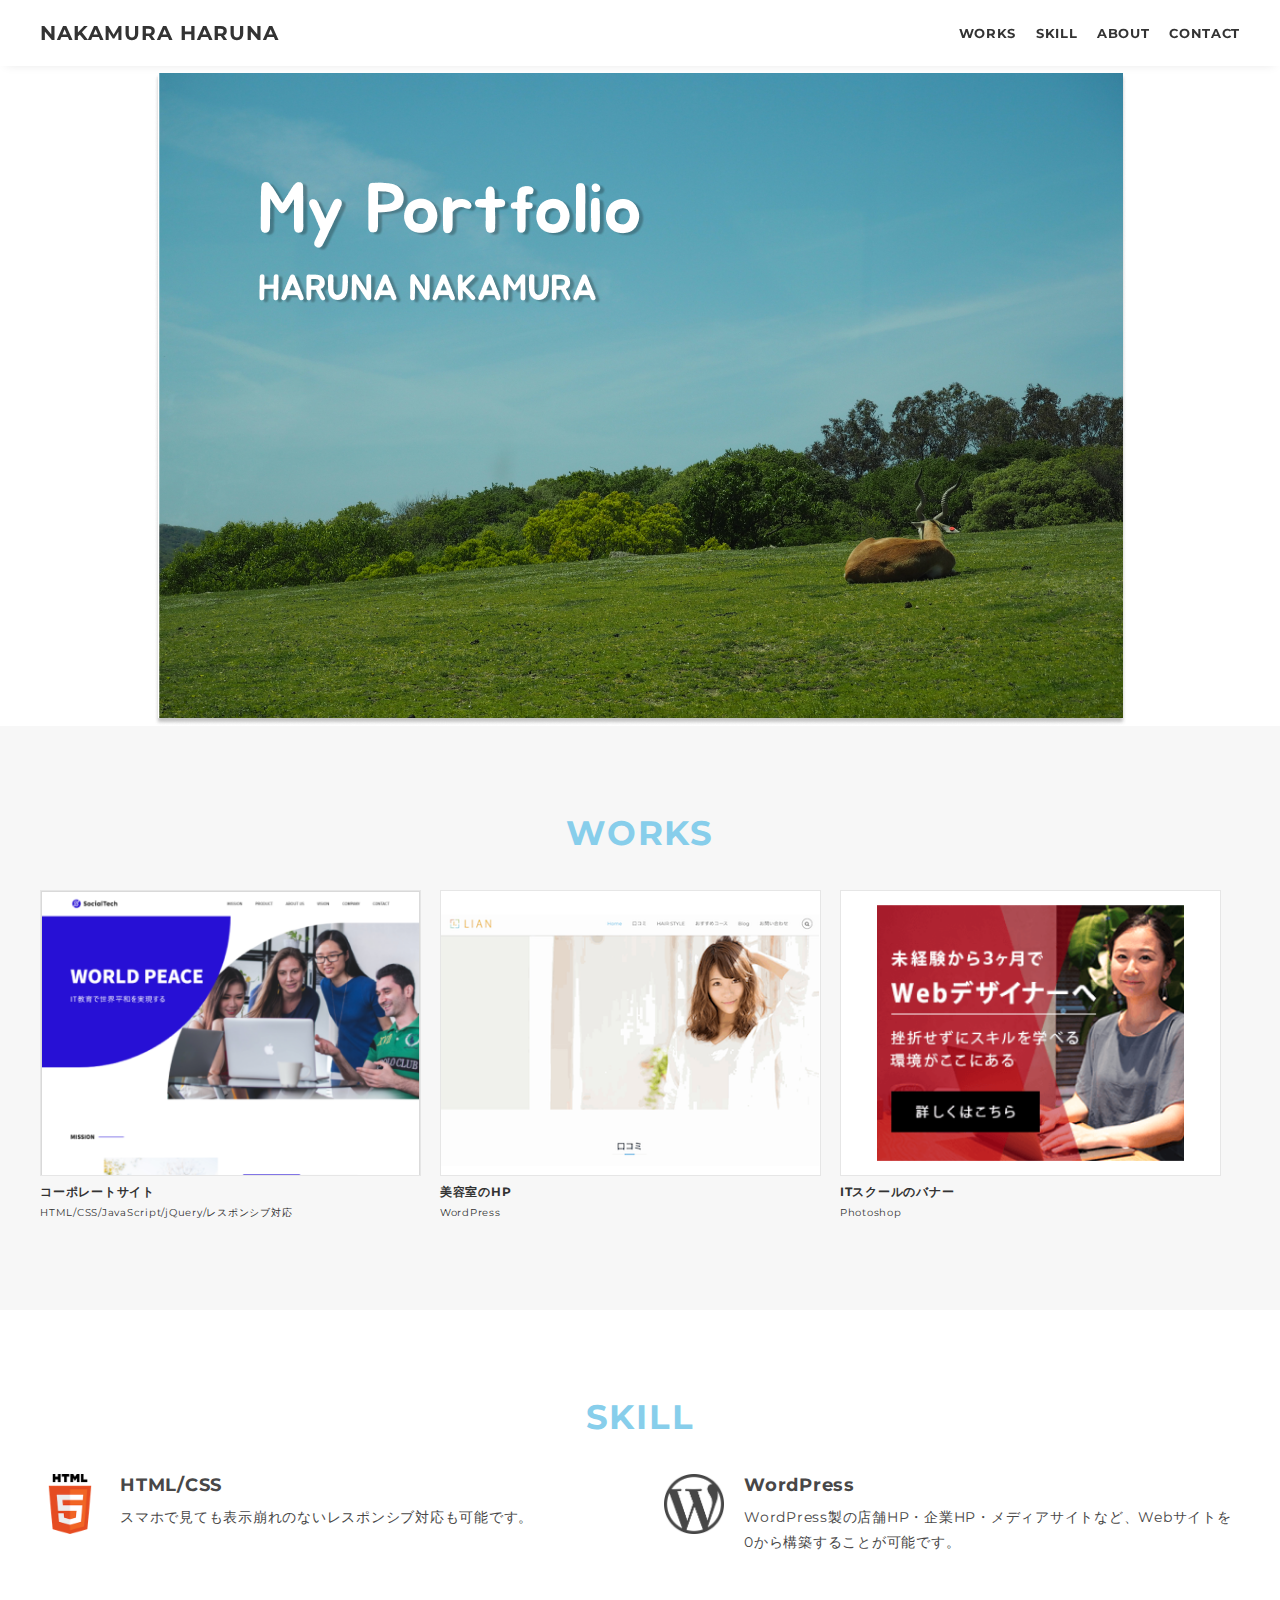
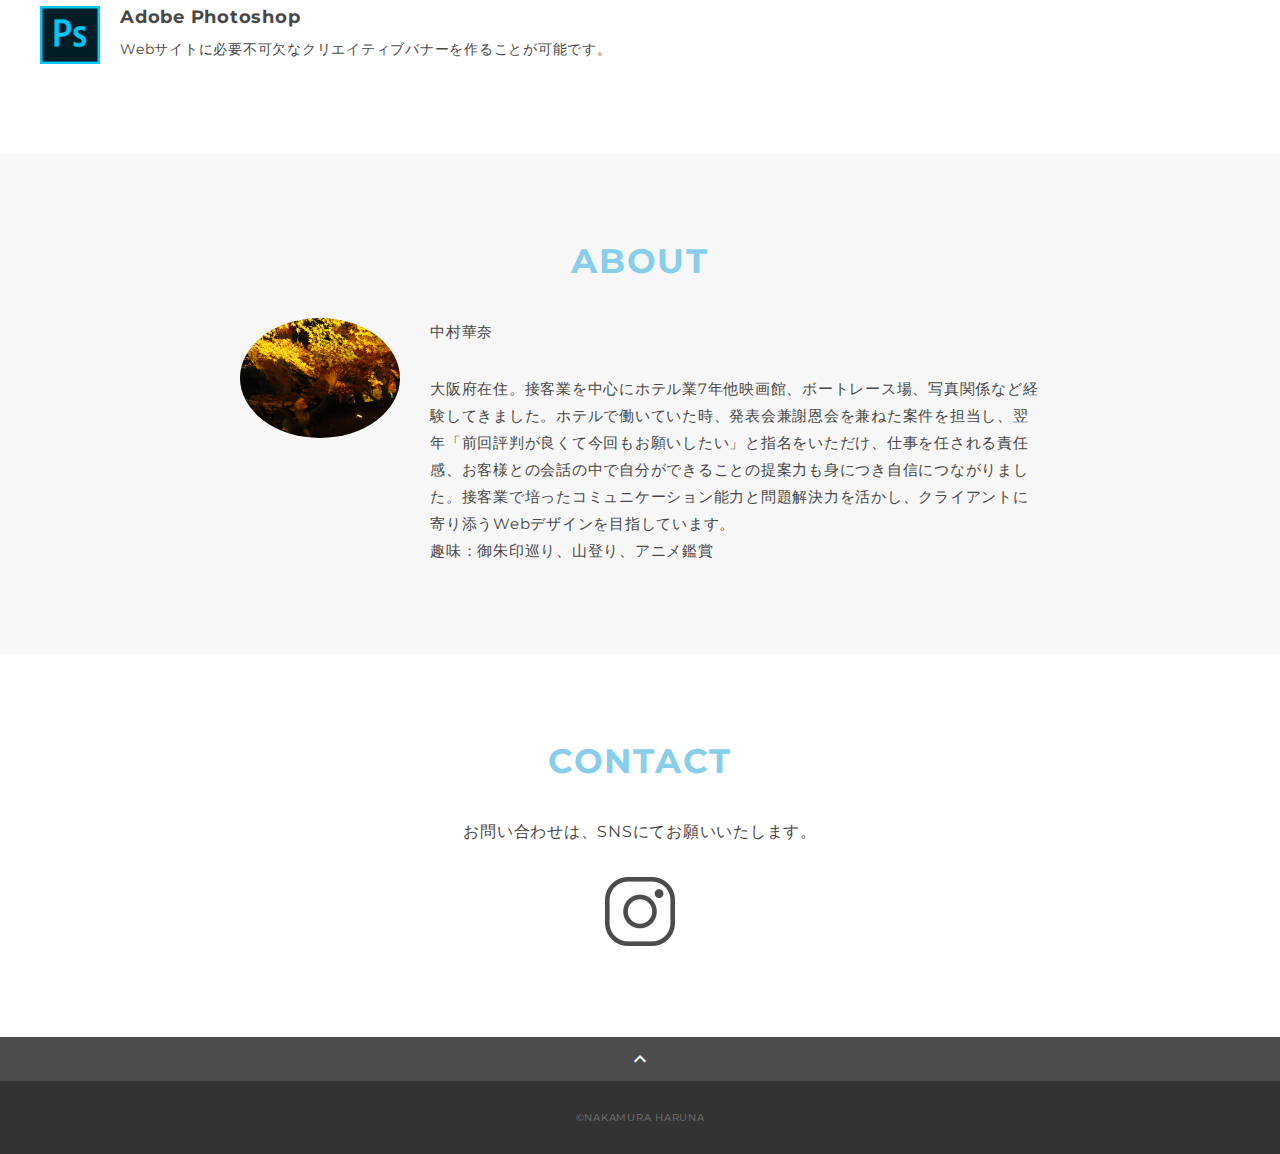
<file: index.html>
<!DOCTYPE html>
<html>
<head>
  <meta charset="utf-8">
  <meta name="viewport" content="width=device-width, initial-scale=1.0, maximum-scale=1.0, minimum-scale=1.0">
  <title>SAMURAI ポートフォリオ</title>
  <link rel="preconnect" href="https://fonts.gstatic.com">
  <link href="https://fonts.googleapis.com/css2?family=Montserrat:wght@400;700&display=swap" rel="stylesheet">
  <link href="https://fonts.googleapis.com/css?family=Material+Icons+Outlined" rel="stylesheet">
  <link href="css/ress.css" media="all" rel="stylesheet" type="text/css" />
  <link href="css/style.css" media="all" rel="stylesheet" type="text/css" />
</head>

<body>
  <div class="wrapper">

    <!-- header -->
    <header class="header ">
      <div class="container">
        <h1 class="header-logo">
          <a href="#">NAKAMURA HARUNA</a>
        </h1>
        <nav class="gnav">
          <ul class="gnav-list">
            <li class="gnav-item"><a href="#works">WORKS</a></li>
            <li class="gnav-item"><a href="#skill">SKILL</a></li>
            <li class="gnav-item"><a href="#about">ABOUT</a></li>
            <li class="gnav-item"><a href="#contact">CONTACT</a></li>
          </ul>
        </nav>
      </div>
    </header>
    <!-- /header -->

    <main class="content">

      <!-- mv -->
      <div class="mv">
        <div class="mv-container">
          <img src="img/main.png" alt="マイポートフォリオイメージ">
        </div>
      </div>
      <!-- /mv -->

      <!-- works -->
      <section class="works section" id="works">
        <div class="container">
          <h2 class="title">WORKS</h2>
          <div class="works-list">
            <a class="works-item" href="works-1.html">
              <div class="works-img"><img src="img/works/html1.png" alt="html1" /></div>
              <p class="works-name">コーポレートサイト</p>
              <p class="works-info">HTML/CSS/JavaScript/jQuery/レスポンシブ対応</p>
            </a>
            <!-- <a class="works-item" href="works-2.html">
              <div class="works-img"><img src="img/works/html2.png" alt="html2" /></div>
              <p class="works-name">プロフィールサイト</p>
              <p class="works-info">HTML/CSS</p>
            </a> -->
            <a class="works-item" href="works-3.html">
              <div class="works-img"><img src="img/works/wordpress1.png" alt="WordPress" /></div>
              <p class="works-name">美容室のHP</p>
              <p class="works-info">WordPress</p>
            </a>
            <a class="works-item" href="works-4.html">
              <div class="works-img"><img src="img/works/photoshop.png" alt="Photoshop" /></div>
              <p class="works-name">ITスクールのバナー</p>
              <p class="works-info">Photoshop</p>
            </a>
            <!-- <a class="works-item" href="works-5.html">
              <div class="works-img"><img src="img/works/xd.png" alt="AdobeXD" /></div>
              <p class="works-name">ITスクールのLP</p>
              <p class="works-info">AdobeXD</p>
            </a>
            <a class="works-item" href="works-6.html">
              <div class="works-img"><img src="img/works/wordpress2.png" alt="WordPress2" /></div>
              <p class="works-name">大学のHP</p>
              <p class="works-info">WordPress/PHP</p>
            </a> -->
          </div>
        </div>
      </section>
      <!-- /works -->

      <!-- skill -->
      <section class="skill section" id="skill">
        <div class="container">
          <h2 class="title">SKILL</h2>
          <div class="skill-list">
            <div class="skill-item">
              <p class="skill-img"><img src="img/skills/html.png" alt="html"></p>
              <div class="skill-body">
                <h3 class="skill-name">HTML/CSS</h3>
                <p class="skill-text">
                  スマホで見ても表示崩れのないレスポンシブ対応も可能です。</p>
              </div>
            </div>
            <div class="skill-item">
              <p class="skill-img"><img src="img/skills/wordpress.png" alt="wordpress"></p>
              <div class="skill-body">
                <h3 class="skill-name">WordPress</h3>
                <p class="skill-text">
                  WordPress製の店舗HP・企業HP・メディアサイトなど、Webサイトを0から構築することが可能です。</p>
              </div>
            </div>
            <!-- <div class="skill-item">
              <p class="skill-img"><img src="img/skills/js.png" alt="javascript"></p>
              <div class="skill-body">
                <h3 class="skill-name">JavaScript</h3>
                <p class="skill-text">
                  お問い合わせフォームや自動スクロールなど動きのあるWebサイトを作る事が可能です。</p>
              </div>
            </div> -->
            <div class="skill-item">
              <p class="skill-img"><img src="img/skills/photoshop.png" alt="photoshop"></p>
              <div class="skill-body">
                <h3 class="skill-name">Adobe Photoshop</h3>
                <p class="skill-text">
                  Webサイトに必要不可欠なクリエイティブバナーを作ることが可能です。</p>
              </div>
            </div>
            <!-- <div class="skill-item">
              <p class="skill-img"><img src="img/skills/jquery.png" alt="jquery"></p>
              <div class="skill-body">
                <h3 class="skill-name">jQuery</h3>
                <p class="skill-text">
                  Webサイトにフェードイン・フェードアウトなどリッチな動きをつけることが可能です。</p>
              </div>
            </div> -->
            <!-- <div class="skill-item">
              <p class="skill-img"><img src="img/skills/xd.png" alt="adobexd"></p>
              <div class="skill-body">
                <h3 class="skill-name">Adobe XD</h3>
                <p class="skill-text">
                  Webサイトのデザインやワイヤーフレームを作ることが可能です。</p>
              </div>
            </div> -->
          </div>
        </div>
      </section>
      <!-- /skill -->

      <!-- about -->
      <section class="about section" id="about">
        <div class="container">
          <h2 class="title">ABOUT</h2>
          <div class="profile">
            <p class="profile-img">
              <img src="img/about.jpeg" alt="about">
            </p>
            <div class="profile-body">
              <p>
                中村華奈
              </p>
              <p>
                大阪府在住。接客業を中心にホテル業7年他映画館、ボートレース場、写真関係など経験してきました。ホテルで働いていた時、発表会兼謝恩会を兼ねた案件を担当し、翌年「前回評判が良くて今回もお願いしたい」と指名をいただけ、仕事を任される責任感、お客様との会話の中で自分ができることの提案力も身につき自信につながりました。接客業で培ったコミュニケーション能力と問題解決力を活かし、クライアントに寄り添うWebデザインを目指しています。<br>趣味：御朱印巡り、山登り、アニメ鑑賞
              </p>
              
            </div>
          </div>
        </div>
      </section>
      <!-- /about -->

      <!-- contact -->
      <section class="contact section" id="contact">
        <div class="container">
          <h2 class="title">CONTACT</h2>
          <p class="lead">
            お問い合わせは、<br class="sp-only">SNSにてお願いいたします。
          </p>
          <div class="contact-list">
            <a href="https://www.instagram.com/ohana.maru0870/" target="_blank">
              <img src="img/icon_instagram.gif" alt="Instagram">
            </a>
            <!-- <a href="http://facebook.com/" target="_blank">
              <img src="img/icon_facebook.gif" alt="Facebook">
            </a> -->
          </div>
        </div>
      </section>
      <!-- /contact -->
      <div class="page-top" id="js-page-top">
        <span class="material-icons-outlined">expand_less</span>
      </div>
    </main>

    <!-- footer -->
    <footer class="footer">
      <div class="copyright">&copy;NAKAMURA HARUNA</div>
    </footer>
    <!-- /footer -->

  </div>
  <script src="https://ajax.googleapis.com/ajax/libs/jquery/3.6.0/jquery.min.js"></script>
  <script type='text/javascript' src="js/script.js"></script>
</body>
</html>
</file>
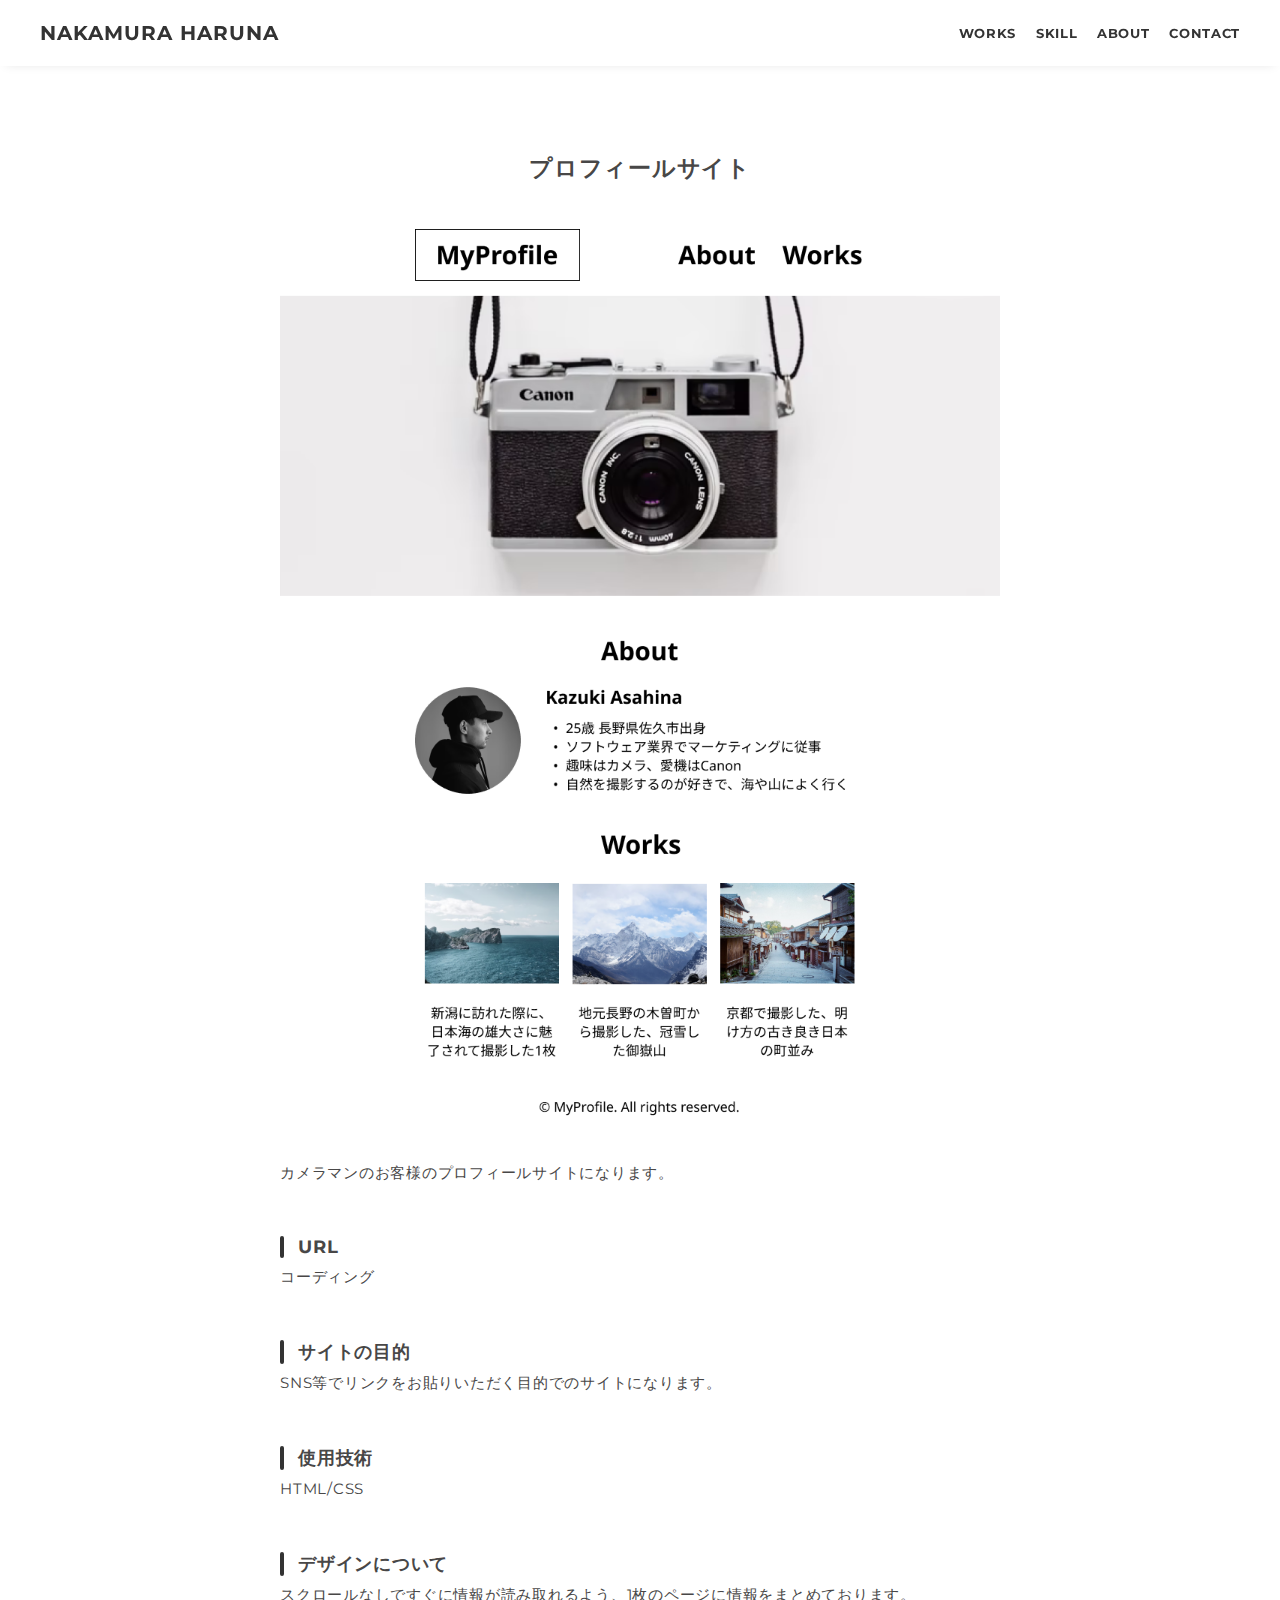
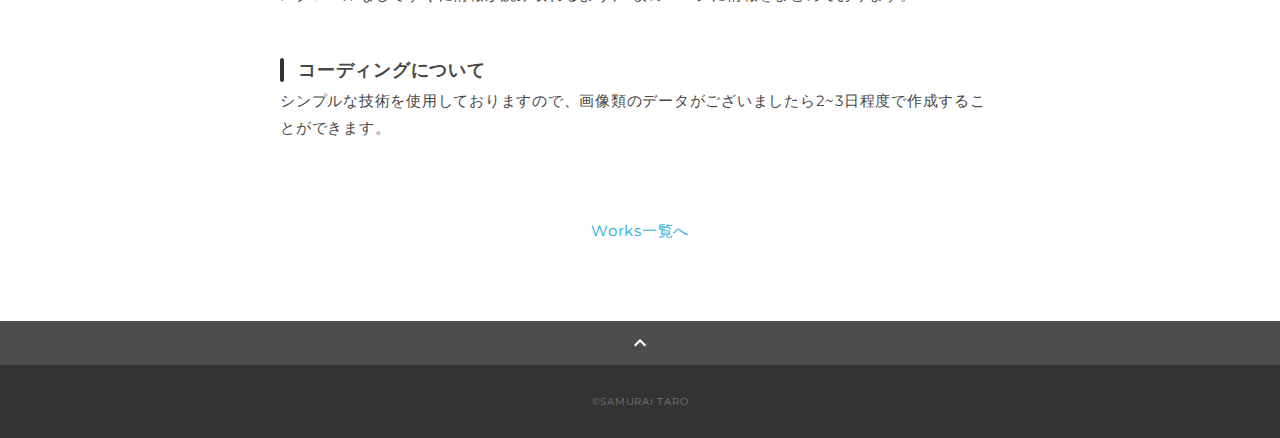
<file: works-2.html>
<!DOCTYPE html>
<html>
<head>
  <meta charset="utf-8">
  <meta name="viewport" content="width=device-width, initial-scale=1.0, maximum-scale=1.0, minimum-scale=1.0">
  <title>SAMURAI ポートフォリオ</title>
  <link rel="preconnect" href="https://fonts.gstatic.com">
  <link href="https://fonts.googleapis.com/css2?family=Montserrat:wght@400;700&display=swap" rel="stylesheet">
  <link href="https://fonts.googleapis.com/css?family=Material+Icons+Outlined" rel="stylesheet">
  <link href="css/ress.css" media="all" rel="stylesheet" type="text/css" />
  <link href="css/style.css" media="all" rel="stylesheet" type="text/css" />
</head>

<body>
  <div class="wrapper">

    <!-- header -->
    <header class="header ">
      <div class="container">
        <h1 class="header-logo">
          <a href="index.html">NAKAMURA HARUNA</a>
        </h1>
        <nav class="gnav">
          <ul class="gnav-list">
            <li class="gnav-item"><a href="index.html#works">WORKS</a></li>
            <li class="gnav-item"><a href="index.html#skill">SKILL</a></li>
            <li class="gnav-item"><a href="index.html#about">ABOUT</a></li>
            <li class="gnav-item"><a href="index.html#contact">CONTACT</a></li>
          </ul>
        </nav>
      </div>
    </header>
    <!-- /header -->

    <main class="content">

      <article class="article">
        <div class="article-container">
          <h2 class="article-title">プロフィールサイト</h2>
          <div class="article-body">
            <p>
              <img src="img/works-detail/works-2_pc.png" alt="">
            </p>
            <p>
              カメラマンのお客様のプロフィールサイトになります。
            </p>
            <h3>URL</h3>
            <!-- <p><a href="" target="_blank" rel="noopener">ここにURLを入れてください。</a></p>
            <h3>担当</h3> -->
            <p>コーディング</p>
            <h3>サイトの目的</h3>
            <p>SNS等でリンクをお貼りいただく目的でのサイトになります。</p>
            <h3>使用技術</h3>
            <p>HTML/CSS</p>
            <h3>デザインについて</h3>
            <p>
              スクロールなしですぐに情報が読み取れるよう、1枚のページに情報をまとめております。
            </p>
            <h3>コーディングについて</h3>
            <p>
              シンプルな技術を使用しておりますので、画像類のデータがございましたら2~3日程度で作成することができます。
            </p>
          </div>
          <div class="home-link">
            <a href="index.html#works">Works一覧へ</a>
          </div>
        </div>
      </article>

      <div class="page-top" id="js-page-top">
        <span class="material-icons-outlined">expand_less</span>
      </div>
    </main>

    <!-- footer -->
    <footer class="footer">
      <div class="copyright">&copy;SAMURAI TARO</div>
    </footer>
    <!-- /footer -->

  </div>
  <script src="https://ajax.googleapis.com/ajax/libs/jquery/3.6.0/jquery.min.js"></script>
  <script type='text/javascript' src="js/script.js"></script>
</body>
</html>
</file>
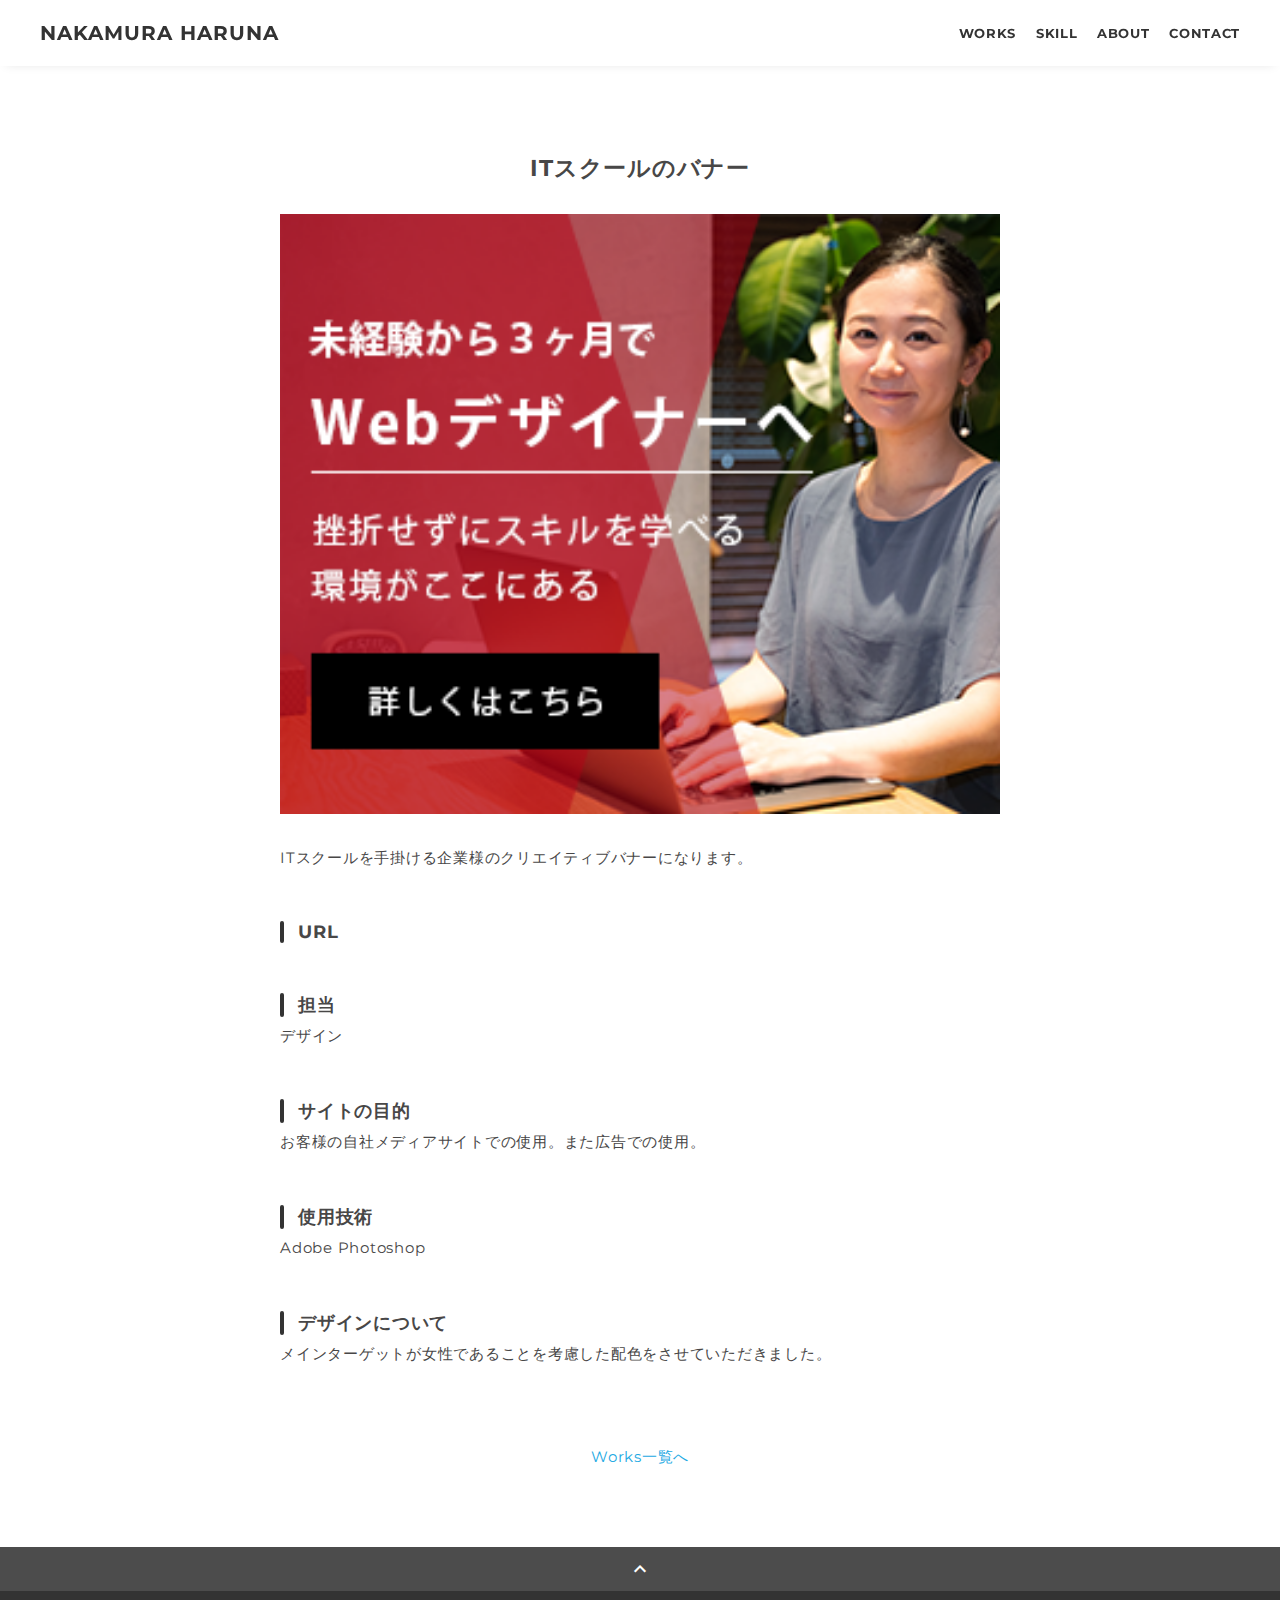
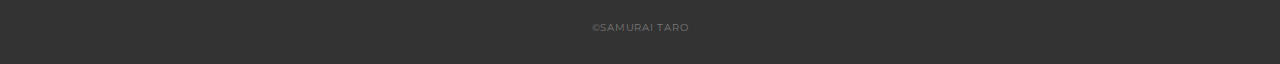
<file: works-4.html>
<!DOCTYPE html>
<html>
<head>
  <meta charset="utf-8">
  <meta name="viewport" content="width=device-width, initial-scale=1.0, maximum-scale=1.0, minimum-scale=1.0">
  <title>SAMURAI ポートフォリオ</title>
  <link rel="preconnect" href="https://fonts.gstatic.com">
  <link href="https://fonts.googleapis.com/css2?family=Montserrat:wght@400;700&display=swap" rel="stylesheet">
  <link href="https://fonts.googleapis.com/css?family=Material+Icons+Outlined" rel="stylesheet">
  <link href="css/ress.css" media="all" rel="stylesheet" type="text/css" />
  <link href="css/style.css" media="all" rel="stylesheet" type="text/css" />
</head>

<body>
  <div class="wrapper">

    <!-- header -->
    <header class="header ">
      <div class="container">
        <h1 class="header-logo">
          <a href="index.html">NAKAMURA HARUNA</a>
        </h1>
        <nav class="gnav">
          <ul class="gnav-list">
            <li class="gnav-item"><a href="index.html#works">WORKS</a></li>
            <li class="gnav-item"><a href="index.html#skill">SKILL</a></li>
            <li class="gnav-item"><a href="index.html#about">ABOUT</a></li>
            <li class="gnav-item"><a href="index.html#contact">CONTACT</a></li>
          </ul>
        </nav>
      </div>
    </header>
    <!-- /header -->

    <main class="content">

      <article class="article">
        <div class="article-container">
          <h2 class="article-title">ITスクールのバナー</h2>
          <div class="article-body">
            <p style="text-align: center;">
              <img src="img/works-detail/works-4.png" alt="">
            </p>
            <p>
              ITスクールを手掛ける企業様のクリエイティブバナーになります。
            </p>
            <h3>URL</h3>
            <!-- <p><a href="" target="_blank" rel="noopener">ここにURLを入れてください。</a></p> -->
            <h3>担当</h3>
            <p>デザイン</p>
            <h3>サイトの目的</h3>
            <p>お客様の自社メディアサイトでの使用。また広告での使用。</p>
            <h3>使用技術</h3>
            <p>Adobe Photoshop</p>
            <h3>デザインについて</h3>
            <p>
              メインターゲットが女性であることを考慮した配色をさせていただきました。
            </p>
          </div>
          <div class="home-link">
            <a href="index.html#works">Works一覧へ</a>
          </div>
        </div>
      </article>

      <div class="page-top" id="js-page-top">
        <span class="material-icons-outlined">expand_less</span>
      </div>
    </main>

    <!-- footer -->
    <footer class="footer">
      <div class="copyright">&copy;SAMURAI TARO</div>
    </footer>
    <!-- /footer -->

  </div>
  <script src="https://ajax.googleapis.com/ajax/libs/jquery/3.6.0/jquery.min.js"></script>
  <script type='text/javascript' src="js/script.js"></script>
</body>
</html>
</file>
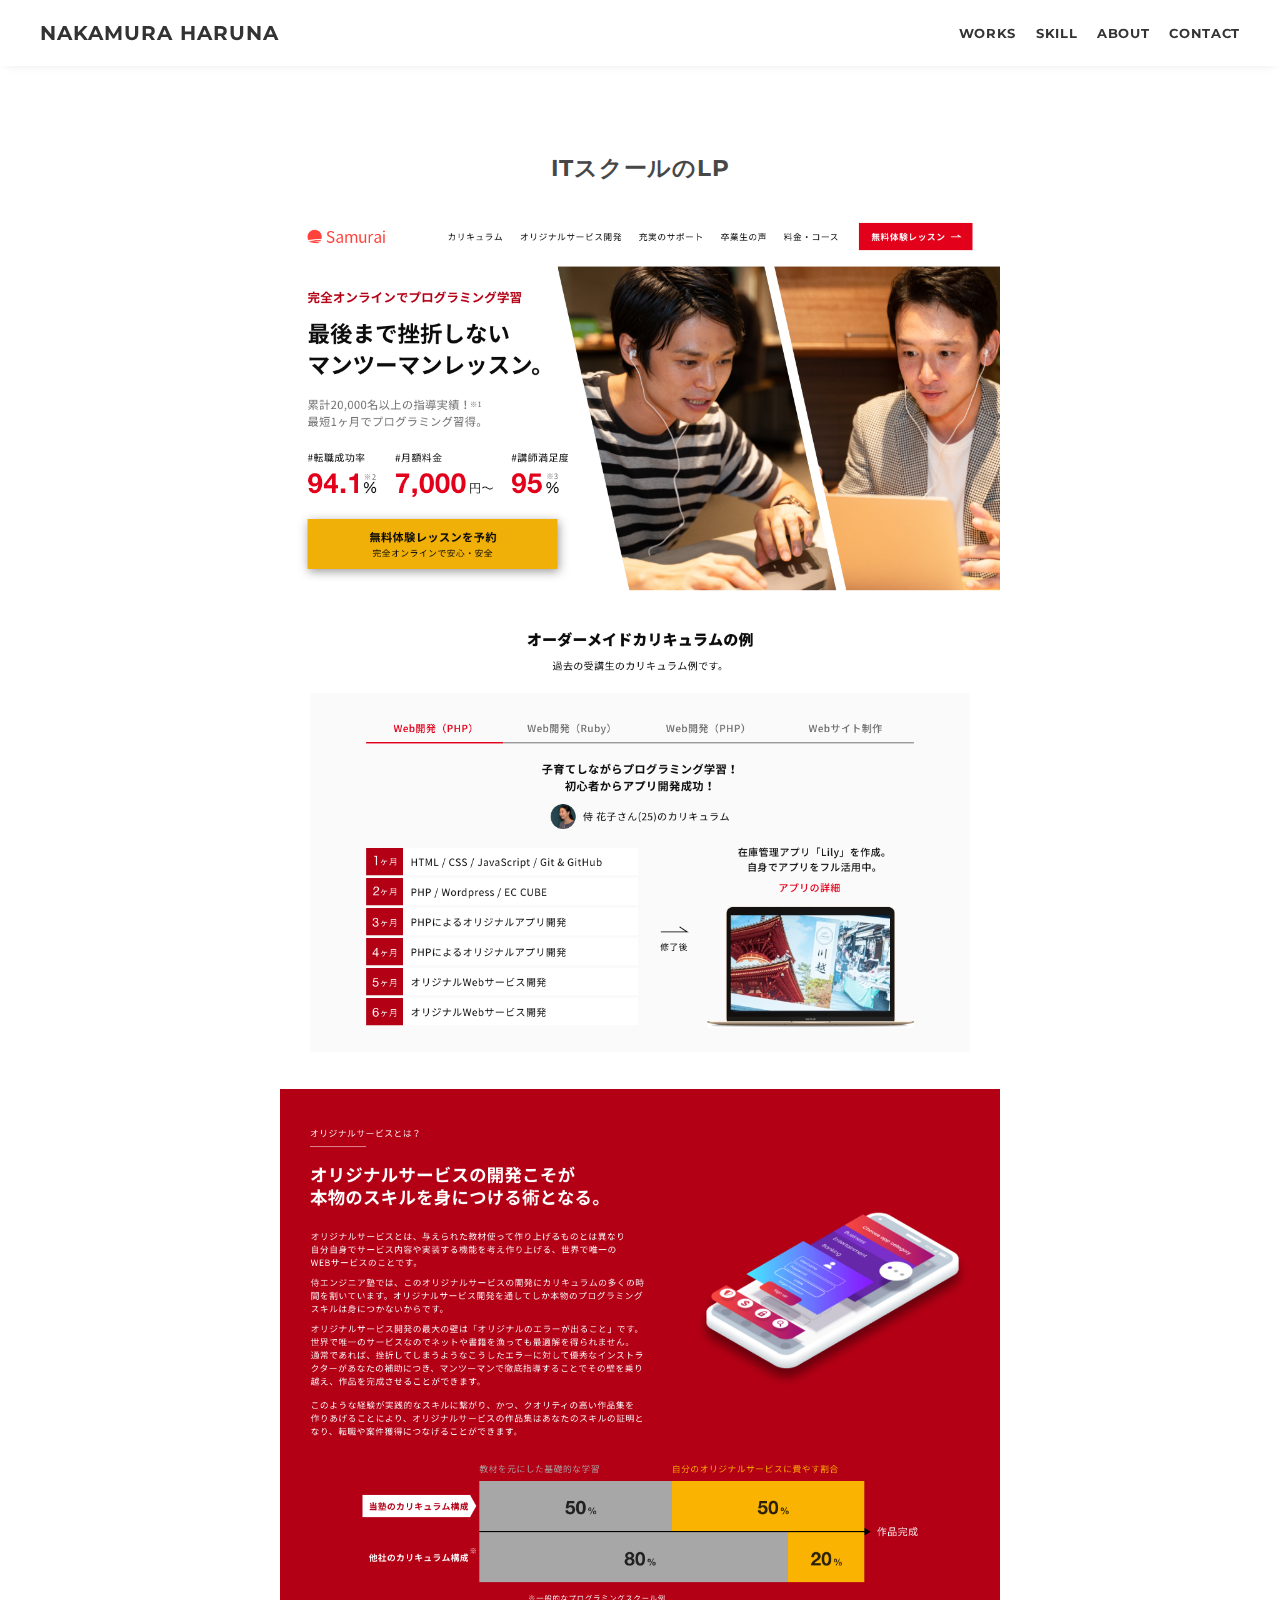
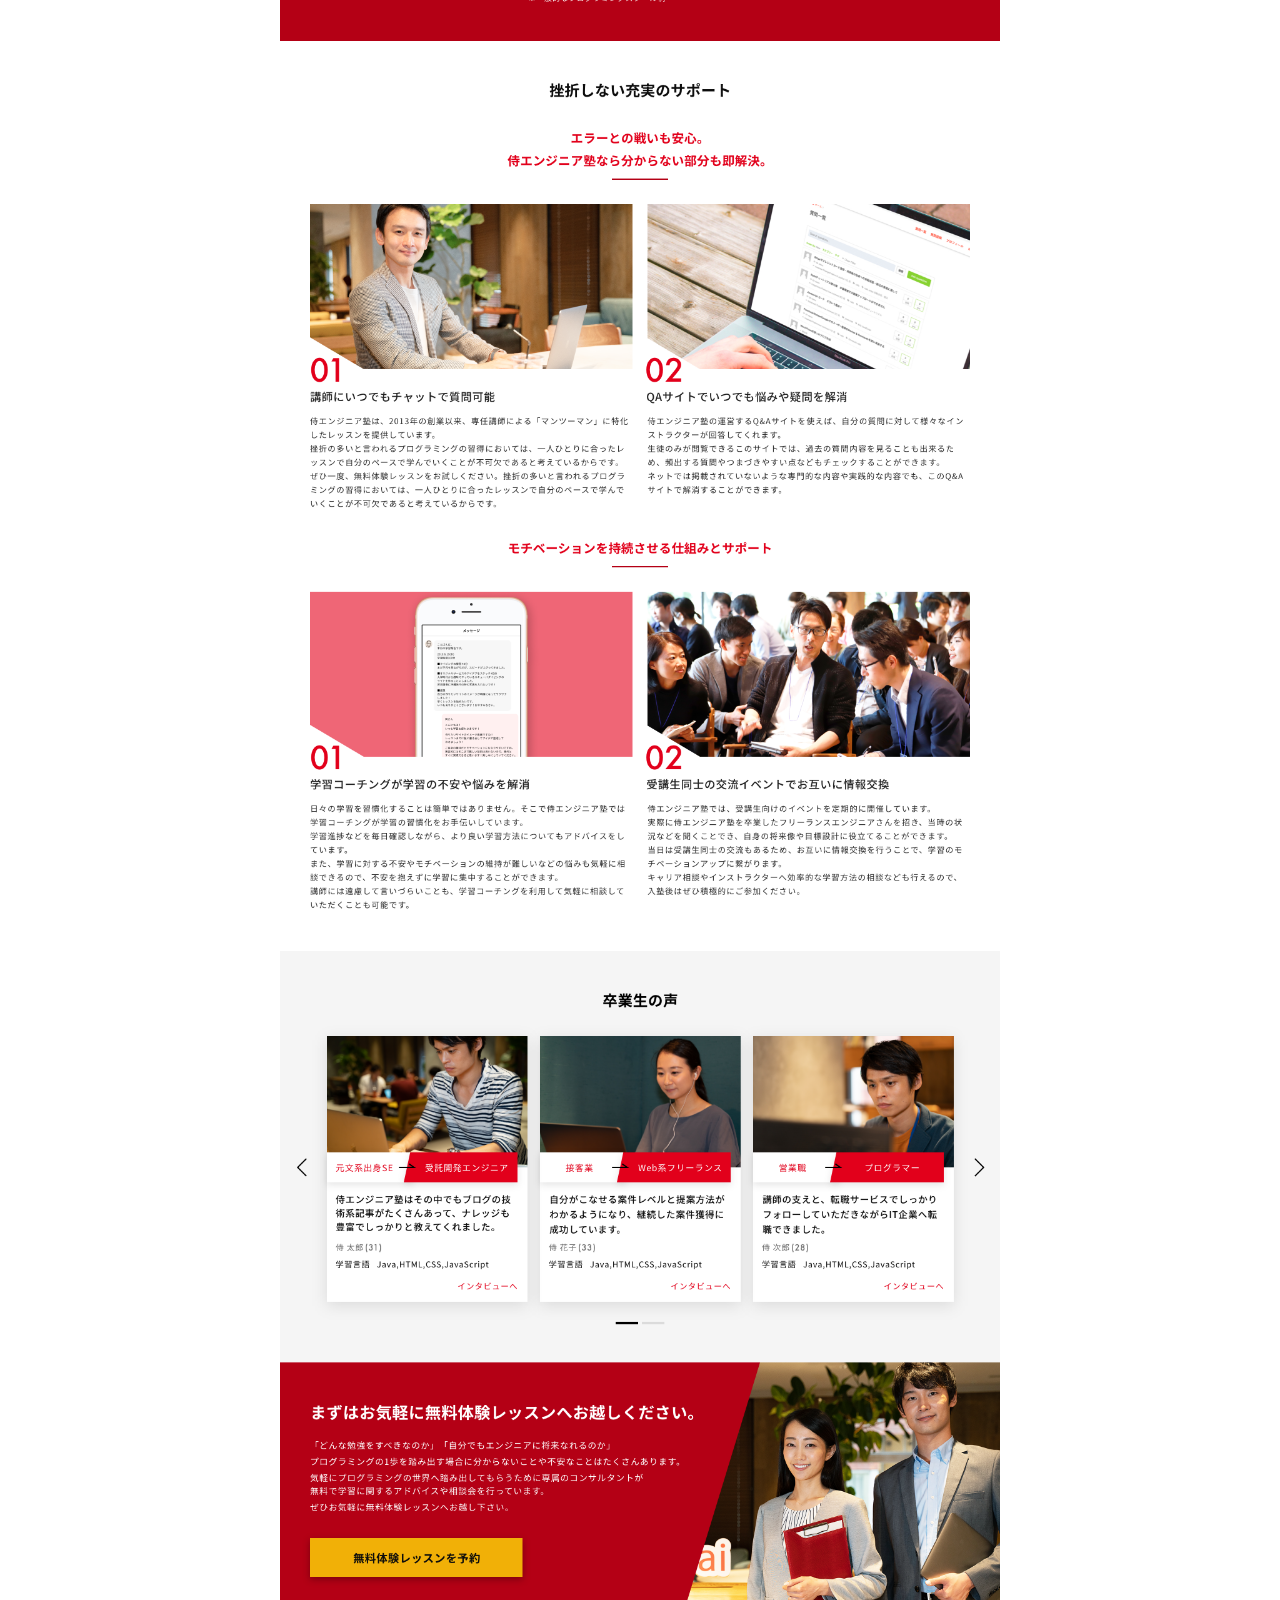
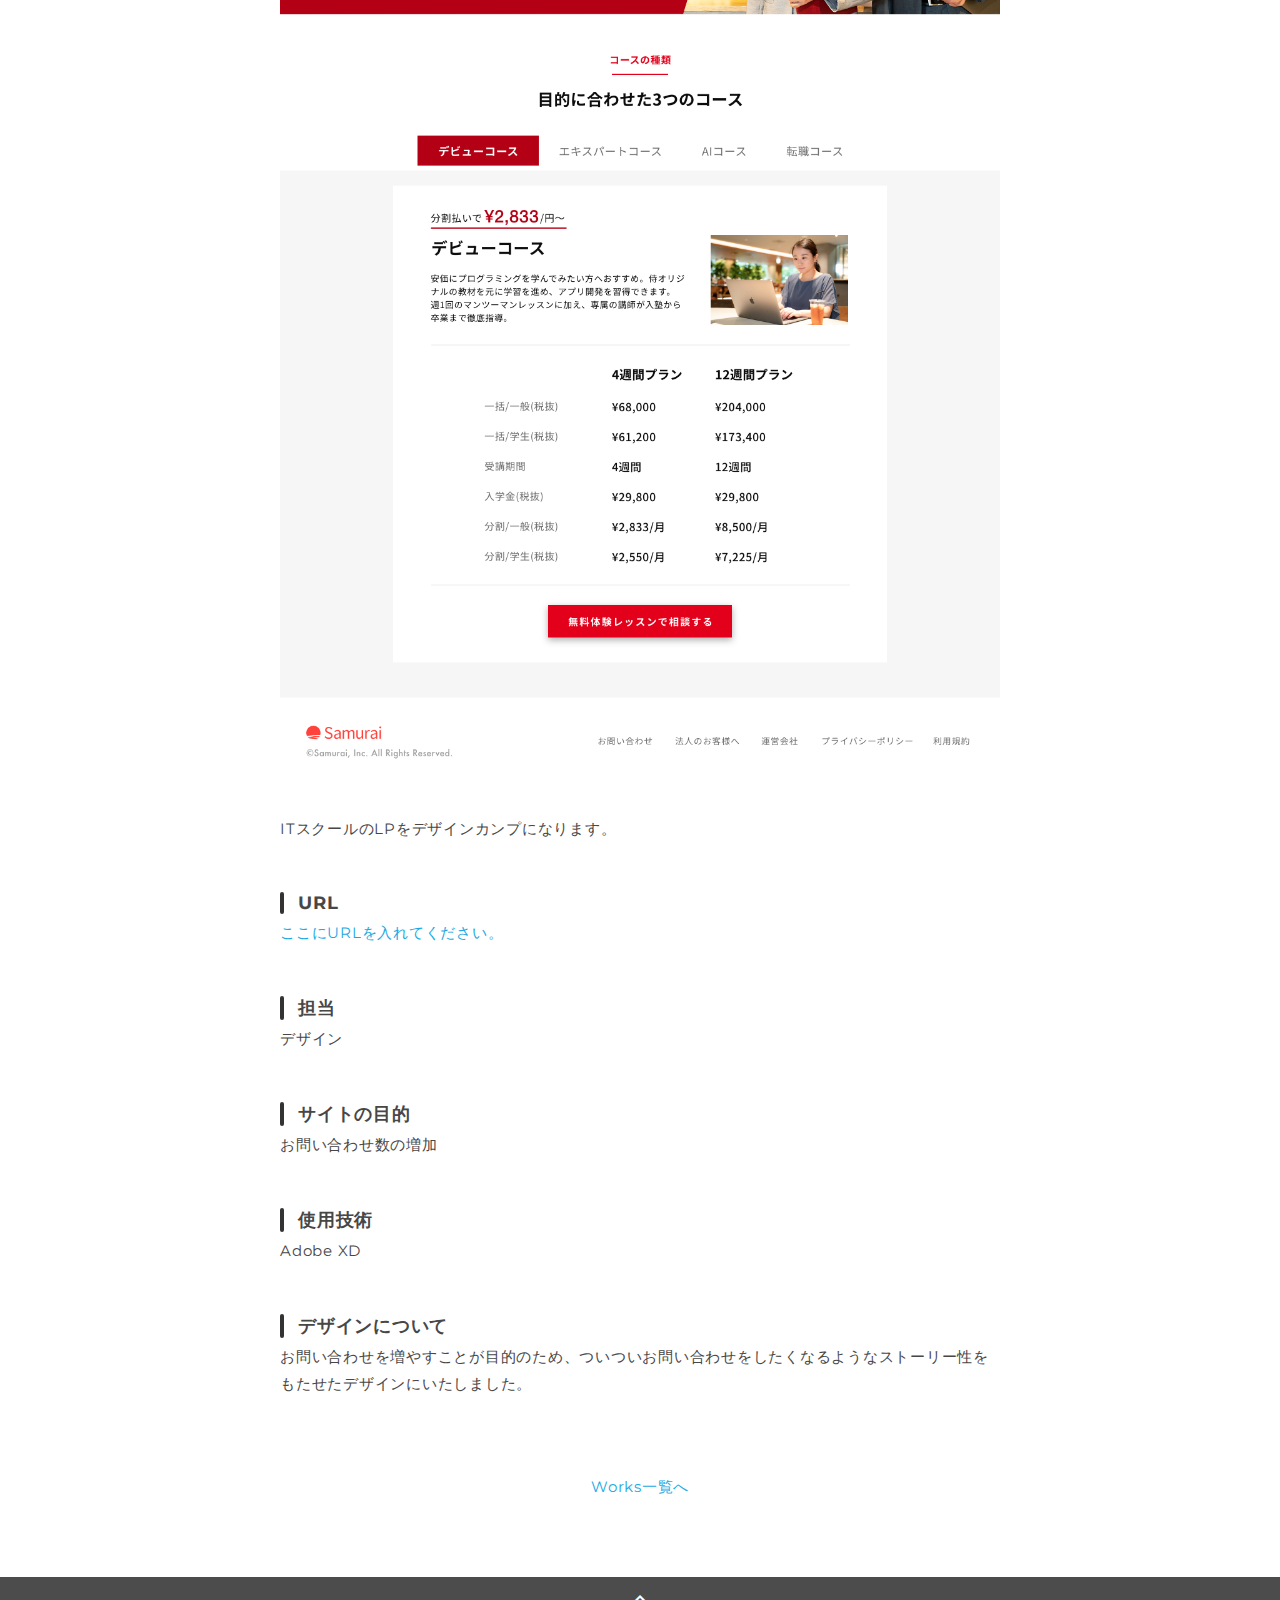
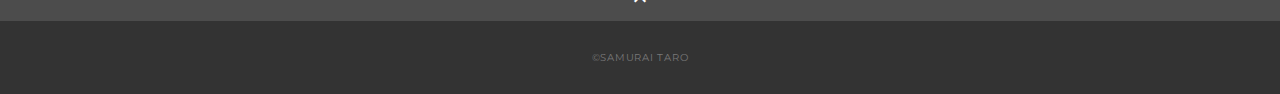
<file: works-5.html>
<!DOCTYPE html>
<html>
<head>
  <meta charset="utf-8">
  <meta name="viewport" content="width=device-width, initial-scale=1.0, maximum-scale=1.0, minimum-scale=1.0">
  <title>SAMURAI ポートフォリオ</title>
  <link rel="preconnect" href="https://fonts.gstatic.com">
  <link href="https://fonts.googleapis.com/css2?family=Montserrat:wght@400;700&display=swap" rel="stylesheet">
  <link href="https://fonts.googleapis.com/css?family=Material+Icons+Outlined" rel="stylesheet">
  <link href="css/ress.css" media="all" rel="stylesheet" type="text/css" />
  <link href="css/style.css" media="all" rel="stylesheet" type="text/css" />
</head>

<body>
  <div class="wrapper">

    <!-- header -->
    <header class="header ">
      <div class="container">
        <h1 class="header-logo">
          <a href="index.html">NAKAMURA HARUNA</a>
        </h1>
        <nav class="gnav">
          <ul class="gnav-list">
            <li class="gnav-item"><a href="index.html#works">WORKS</a></li>
            <li class="gnav-item"><a href="index.html#skill">SKILL</a></li>
            <li class="gnav-item"><a href="index.html#about">ABOUT</a></li>
            <li class="gnav-item"><a href="index.html#contact">CONTACT</a></li>
          </ul>
        </nav>
      </div>
    </header>
    <!-- /header -->

    <main class="content">

      <article class="article">
        <div class="article-container">
          <h2 class="article-title">ITスクールのLP</h2>
          <div class="article-body">
            <p>
              <img src="img/works-detail/works-5.png" alt="">
            </p>
            <p>
              ITスクールのLPをデザインカンプになります。
            </p>
            <h3>URL</h3>
            <p><a href="" target="_blank" rel="noopener">ここにURLを入れてください。</a></p>
            <h3>担当</h3>
            <p>デザイン</p>
            <h3>サイトの目的</h3>
            <p>お問い合わせ数の増加</p>
            <h3>使用技術</h3>
            <p>Adobe XD</p>
            <h3>デザインについて</h3>
            <p>
              お問い合わせを増やすことが目的のため、ついついお問い合わせをしたくなるようなストーリー性をもたせたデザインにいたしました。
            </p>
          </div>
          <div class="home-link">
            <a href="index.html#works">Works一覧へ</a>
          </div>
        </div>
      </article>

      <div class="page-top" id="js-page-top">
        <span class="material-icons-outlined">expand_less</span>
      </div>
    </main>

    <!-- footer -->
    <footer class="footer">
      <div class="copyright">&copy;SAMURAI TARO</div>
    </footer>
    <!-- /footer -->

  </div>
  <script src="https://ajax.googleapis.com/ajax/libs/jquery/3.6.0/jquery.min.js"></script>
  <script type='text/javascript' src="js/script.js"></script>
</body>
</html>
</file>
<file: css/ress.css>
/*!
 * ress.css • v3.0.1
 * MIT License
 * github.com/filipelinhares/ress
 */

/* # =================================================================
   # Global selectors
   # ================================================================= */

html {
  box-sizing: border-box;
  word-break: normal;
  -moz-tab-size: 4;
  tab-size: 4;

  -webkit-text-size-adjust: 100%; /* Prevent adjustments of font size after orientation changes in iOS */
}

*,
::before,
::after {
  box-sizing: inherit;
  background-repeat: no-repeat; /* Set `background-repeat: no-repeat` to all elements and pseudo elements */
}

::before,
::after {
  vertical-align: inherit;
  text-decoration: inherit; /* Inherit text-decoration and vertical align to ::before and ::after pseudo elements */
}

* {
  margin: 0;
  padding: 0; /* Reset `padding` and `margin` of all elements */
}

/* # =================================================================
   # General elements
   # ================================================================= */

hr {
  overflow: visible; /* Show the overflow in Edge and IE */
  height: 0; /* Add the correct box sizing in Firefox */
}

details,
main {
  display: block; /* Render the `main` element consistently in IE. */
}

summary {
  display: list-item; /* Add the correct display in all browsers */
}

small {
  font-size: 80%; /* Set font-size to 80% in `small` elements */
}

[hidden] {
  display: none; /* Add the correct display in IE */
}

abbr[title] {
  /* Add the correct text decoration in Chrome, Edge, IE, Opera, and Safari */
  text-decoration: underline;
  text-decoration: underline dotted;
  border-bottom: none; /* Remove the bottom border in Chrome 57 */
}

a {
  background-color: transparent; /* Remove the gray background on active links in IE 10 */
}

a:active,
a:hover {
  outline-width: 0; /* Remove the outline when hovering in all browsers */
}

code,
kbd,
pre,
samp {
  font-family: monospace, monospace; /* Specify the font family of code elements */
}

pre {
  font-size: 1em; /* Correct the odd `em` font sizing in all browsers */
}

b,
strong {
  font-weight: bolder; /* Add the correct font weight in Chrome, Edge, and Safari */
}

/* https://gist.github.com/unruthless/413930 */
sub,
sup {
  position: relative;
  font-size: 75%;
  line-height: 0;
  vertical-align: baseline;
}

sub {
  bottom: -.25em;
}

sup {
  top: -.5em;
}

/* # =================================================================
   # Forms
   # ================================================================= */

input {
  border-radius: 0;
}

/* Replace pointer cursor in disabled elements */
[disabled] {
  cursor: default;
}

[type="number"]::-webkit-container-spin-button,
[type="number"]::-webkit-outer-spin-button {
  height: auto; /* Correct the cursor style of increment and decrement buttons in Chrome */
}

[type="search"] {
  outline-offset: -2px; /* Correct the outline style in Safari */

  -webkit-appearance: textfield; /* Correct the odd appearance in Chrome and Safari */
}

[type="search"]::-webkit-search-decoration {
  -webkit-appearance: none; /* Remove the container padding in Chrome and Safari on macOS */
}

textarea {
  overflow: auto; /* Internet Explorer 11+ */
  resize: vertical; /* Specify textarea resizability */
}

button,
input,
optgroup,
select,
textarea {
  font: inherit; /* Specify font inheritance of form elements */
}

optgroup {
  font-weight: bold; /* Restore the font weight unset by the previous rule */
}

button {
  overflow: visible; /* Address `overflow` set to `hidden` in IE 8/9/10/11 */
}

button,
select {
  text-transform: none; /* Firefox 40+, Internet Explorer 11- */
}

/* Apply cursor pointer to button elements */
button,
[type="button"],
[type="reset"],
[type="submit"],
[role="button"] {
  cursor: pointer;
  color: inherit;
}

/* Remove container padding and border in Firefox 4+ */
button::-moz-focus-container,
[type="button"]::-moz-focus-container,
[type="reset"]::-moz-focus-container,
[type="submit"]::-moz-focus-container {
  padding: 0;
  border-style: none;
}

/* Replace focus style removed in the border reset above */
button:-moz-focusring,
[type="button"]::-moz-focus-container,
[type="reset"]::-moz-focus-container,
[type="submit"]::-moz-focus-container {
  outline: 1px dotted ButtonText;
}

button,
html [type="button"],
/* Prevent a WebKit bug where (2) destroys native `audio` and `video`controls in Android 4 */
[type="reset"],
[type="submit"] {
  -webkit-appearance: button; /* Correct the inability to style clickable types in iOS */
}

/* Remove the default button styling in all browsers */
button,
input,
select,
textarea {
  border-style: none;
  background-color: transparent;
}

/* Style select like a standard input */
select {
  -webkit-appearance: none; /* Chrome 41+ */
  -moz-appearance: none; /* Firefox 36+ */
}

select::-ms-expand {
  display: none; /* Internet Explorer 11+ */
}

select::-ms-value {
  color: currentColor; /* Internet Explorer 11+ */
}

legend {
  display: table; /* Correct the text wrapping in Edge and IE */
  max-width: 100%; /* Correct the text wrapping in Edge and IE */
  max-width: 100%; /* Correct the text wrapping in Edge 18- and IE */
  white-space: normal; /* Correct the text wrapping in Edge and IE */
  color: inherit; /* Correct the color inheritance from `fieldset` elements in IE */
  border: 0; /* Correct `color` not being inherited in IE 8/9/10/11 */
}

::-webkit-file-upload-button {
  font: inherit; /* Change font properties to `inherit` in Chrome and Safari */
  color: inherit;
  /* Correct the inability to style clickable types in iOS and Safari */

  -webkit-appearance: button;
}

/* # =================================================================
   # Specify media element style
   # ================================================================= */

img {
  border-style: none; /* Remove border when inside `a` element in IE 8/9/10 */
}

/* Add the correct vertical alignment in Chrome, Firefox, and Opera */
progress {
  vertical-align: baseline;
}

/* # =================================================================
   # Accessibility
   # ================================================================= */

/* Hide content from screens but not screenreaders */
@media screen {
  [hidden~="screen"] {
    display: inherit;
  }
  [hidden~="screen"]:not(:active):not(:focus):not(:target) {
    position: absolute !important;
    clip: rect(0 0 0 0) !important;
  }
}

/* Specify the progress cursor of updating elements */
[aria-busy="true"] {
  cursor: progress;
}

/* Specify the pointer cursor of trigger elements */
[aria-controls] {
  cursor: pointer;
}

/* Specify the unstyled cursor of disabled, not-editable, or otherwise inoperable elements */
[aria-disabled] {
  cursor: default;
}
</file>
<file: css/style.css>
body {
  font-family: "Montserrat","Helvetica Neue",Arial,"Hiragino Kaku Gothic ProN","Hiragino Sans",Meiryo,sans-serif;
  font-size: 15px;
  letter-spacing: .05em;
  color: rgb(72, 71, 71);
}

a {
  transition: opacity .3s;
  text-decoration: none;
  color: #1ca9e3;
}

img {
  max-width: 100%;
  height: auto;
  vertical-align: bottom;
  border-style: none;
}



.pc-only {
  display: block;
}

.sp-only {
  display: none;
}

/*--------------------------------
 レイアウト
---------------------------------*/
.wrapper {
  padding-top: 73px;
}

.section {
  padding: 90px 0;
}

.section:nth-of-type(odd) {
  background-color: #f7f7f7;
}

.container {
  max-width: 1340px;
  margin: 0 auto;
  padding: 0 40px;
}

/*--------------------------------
 見出し
---------------------------------*/
.title {
  font-size: 34px;
  font-weight: bold;
  line-height: 1;
  margin-bottom: 40px;
  text-align: center;
  letter-spacing: .05em;
  color: skyblue;
}

.lead {
  font-size: 16px;
  line-height: 1.8;
  margin-bottom: 30px;
}

/*--------------------------------
ヘッダー
---------------------------------*/
.header {
  position: fixed;
  top: 0;
  z-index: 1;
  width: 100%;
  background-color: #fff;
  box-shadow: 0 5px 10px -6px rgba(0,0,0,.1);
}

.header .container {
  display: flex;
  align-items: center;
  justify-content: space-between;
  padding: 20px 40px;
}

.header-logo {
  font-size: 20px;
  font-weight: bold;
  line-height: 1.2;
  margin-right: 20px;
  letter-spacing: .05em;
}

.header-logo a {
  color: #333;
}

.gnav-list {
  display: flex;
  justify-content: space-between;
  list-style: none;
}

.gnav-item:not(:last-child) {
  margin-right: 20px;
}

.gnav-item a {
  position: relative;
  font-size: 13px;
  font-weight: bold;
  display: inline-block;
  padding: 5px 0;
  transition: .3s;
  letter-spacing: .05em;
  color: #333;
}
.gnav-item a:after {
  position: absolute;
  bottom: 0;
  left: 50%;
  width: 0;
  height: 3px;
  content: "";
  transition: .3s;
  -webkit-transform: translateX(-50%);
  transform: translateX(-50%);
  background-color: #333;
}

.gnav-item a:hover:after {
  width: 100%;
}

/*--------------------------------
 メインビジュアル
---------------------------------*/
.mv {
  display: flex;
  align-items: center;
  justify-content: center;
  height: auto;
  text-align: center;
}

.mv-container {
  position: relative;
  padding: 0 20px;
}

.mv-container img {
  width: 100%;
  height: auto;
}

/*--------------------------------
 Works
---------------------------------*/
.works-list {
  display: flex;
  flex-wrap: wrap;
  margin-bottom: -40px;
}

.works-item {
  width: 31.74603%;
  margin-right: 1.58730%;
  margin-bottom: 40px;
  color: #333;
}

.works-item:hover {
  opacity: .9;
}

.works-item:nth-of-type(3n) {
  margin-right: 0;
}

.works-img img {
  border: 1px solid #e6e6e6;
}

.works-name {
  font-size: 12px;
  font-weight: bold;
  margin-top: 8px;
}

.works-info {
  font-size: 10px;
  margin-top: 5px;
}

/*--------------------------------
 Skill
---------------------------------*/
.skill-list {
  display: flex;
  flex-wrap: wrap;
  justify-content: space-between;
  margin-bottom: -50px;
}

.skill-item {
  display: flex;
  align-items: flex-start;
  justify-content: space-between;
  width: 48%;
  margin-bottom: 50px;
}

.skill-img {
  width: 60px;
  height: auto;
  margin-right: 20px;
}

.skill-body {
  flex: 1;
}

.skill-name {
  margin-bottom: 10px;
}

.skill-text {
  font-size: 14px;
  line-height: 1.8;
}

/*--------------------------------
 About
---------------------------------*/
.profile {
  display: flex;
  flex-wrap: wrap;
  max-width: 800px;
  margin: 0 auto;
}
.profile-img {
  width: 20%;
  margin-right: 30px;
  border-radius: 50%;
}
.profile-img img {
  border-radius: 50%;
}
.profile-body {
  flex: 1;
}

.profile-body p {
  font-size: 15px;
  line-height: 1.8;
}

.profile-body p:not(:last-child) {
  margin-bottom: 30px;
}

/*--------------------------------
 Contact
---------------------------------*/
.contact {
  text-align: center;
}

.contact-item:not(:last-child) {
  margin-right: 10px;
}

.contact-text {
  margin-top: 10px;
}
/*--------------------------------
 ページトップ
---------------------------------*/
.page-top {
  font-weight: bold;
  padding: 10px;
  cursor: pointer;
  text-align: center;
  background-color: #4c4c4c;
}

.page-top .material-icons-outlined {
  vertical-align: bottom;
  color: #fff;
}

/*--------------------------------
 フッター
---------------------------------*/
.footer {
  padding: 30px;
  background-color: #333;
}

.copyright {
  font-size: 10px;
  text-align: center;
  color: #797979;
}

/*--------------------------------
 下層：Worksページ
---------------------------------*/
.article {
  padding: 80px 0;
}

.article-container {
  max-width: 1040px;
  margin: 0 auto;
  padding: 0 20px;
}

.article-title {
  margin-bottom: 30px;
  text-align: center;
}

.article-body {
  max-width: 720px;
  margin: 0 auto;
  margin-bottom: 80px;
}

.article-body h3 {
  position: relative;
  font-size: 18px;
  margin-bottom: 5px;
  padding-left: 1em;
}

.article-body img {
  width: 100%;
  height: auto;
}

.article-body h3:not(:first-child) {
  margin-top: 50px;
}

.article-body h3::before {
  position: absolute;
  top: 0;
  left: 0;
  width: 4px;
  height: 100%;
  content: "";
  border-radius: 3px;
  background-color: #333;
}

.article-body p {
  font-size: 15px;
  line-height: 1.8;
  margin-bottom: 30px;
}

.home-link {
  text-align: center;
}

/*media Queries 767
----------------------------------------------------*/
@media screen and (max-width: 767px) {
  body {
    font-size: 14px;
  }

  .pc-only {
    display: none;
  }

  .sp-only {
    display: block;
  }

  /* 見出し */
  .title {
    font-size: 26px;
    margin-bottom: 20px;
  }

  .lead {
    font-size: 14px;
    line-height: 1.7;
    margin-bottom: 20px;
  }

  /* レイアウト */
  .wrapper {
    padding-top: 57px;
  }

  .section {
    padding: 60px 0;
  }

  .container {
    padding: 0 20px;
  }

  /* ヘッダー */
  .header .container {
    padding: 15px;
  }

  .header-logo {
    font-size: 15px;
    margin-right: 15px;
  }

  .gnav-item:not(:last-child) {
    margin-right: 10px;
  }

  .gnav-item a {
    font-size: 10px;
  }

  .gnav-item a:after {
    display: none;
  }

  /*  メインビジュアル */
  .mv {
    height: 40vh;
  }

  .mv-container {
    padding: 0 20px;
  }

  .mv-title {
    font-size: 30px;
  }
  .mv-subtitle {
    font-size: 16px;
    margin-bottom: 20px;
  }

  .mv-text {
    top: 75%;
    font-size: 14px;
    line-height: 1.7;
  }

  /* Works */
  .works-name {
    font-size: 12px;
  }

  .works-info {
    margin-top: 3px;
  }

  .works-list {
    justify-content: space-between;
  }

  .works-item {
    flex: 0 0 48%;
    margin-right: 0;
    margin-bottom: 30px;
  }

  /* Skill */
  .skill-list {
    display: block;
    margin-bottom: 0;
  }

  .skill-item {
    width: 100%;
    margin-bottom: 35px;
  }

  .skill-item:last-child {
    margin-bottom: 0;
  }

  .skill-name {
    margin-bottom: 5px;
  }

  .skill-text {
    font-size: 13px;
    line-height: 1.7;
  }

  /* About */
  .profile {
    display: block;
  }
  .profile-img {
    width: 150px;
    margin: 0 auto;
    margin-bottom: 25px;
  }

  .profile-body p {
    font-size: 14px;
    line-height: 1.7;
  }

  .profile-body p:not(:last-child) {
    margin-bottom: 20px;
  }

  /* フッター */
  .footer {
    padding: 20px;
  }

  /* 下層ページ */
  .article {
    padding: 50px 0;
  }

  .article-body h3 {
    font-size: 16px;
    padding-left: .8em;
  }

  .article-body h3:not(:first-child) {
    margin-top: 30px;
  }

  .article-body p {
    font-size: 14px;
    line-height: 1.7;
    margin-bottom: 20px;
  }
}
</file>
